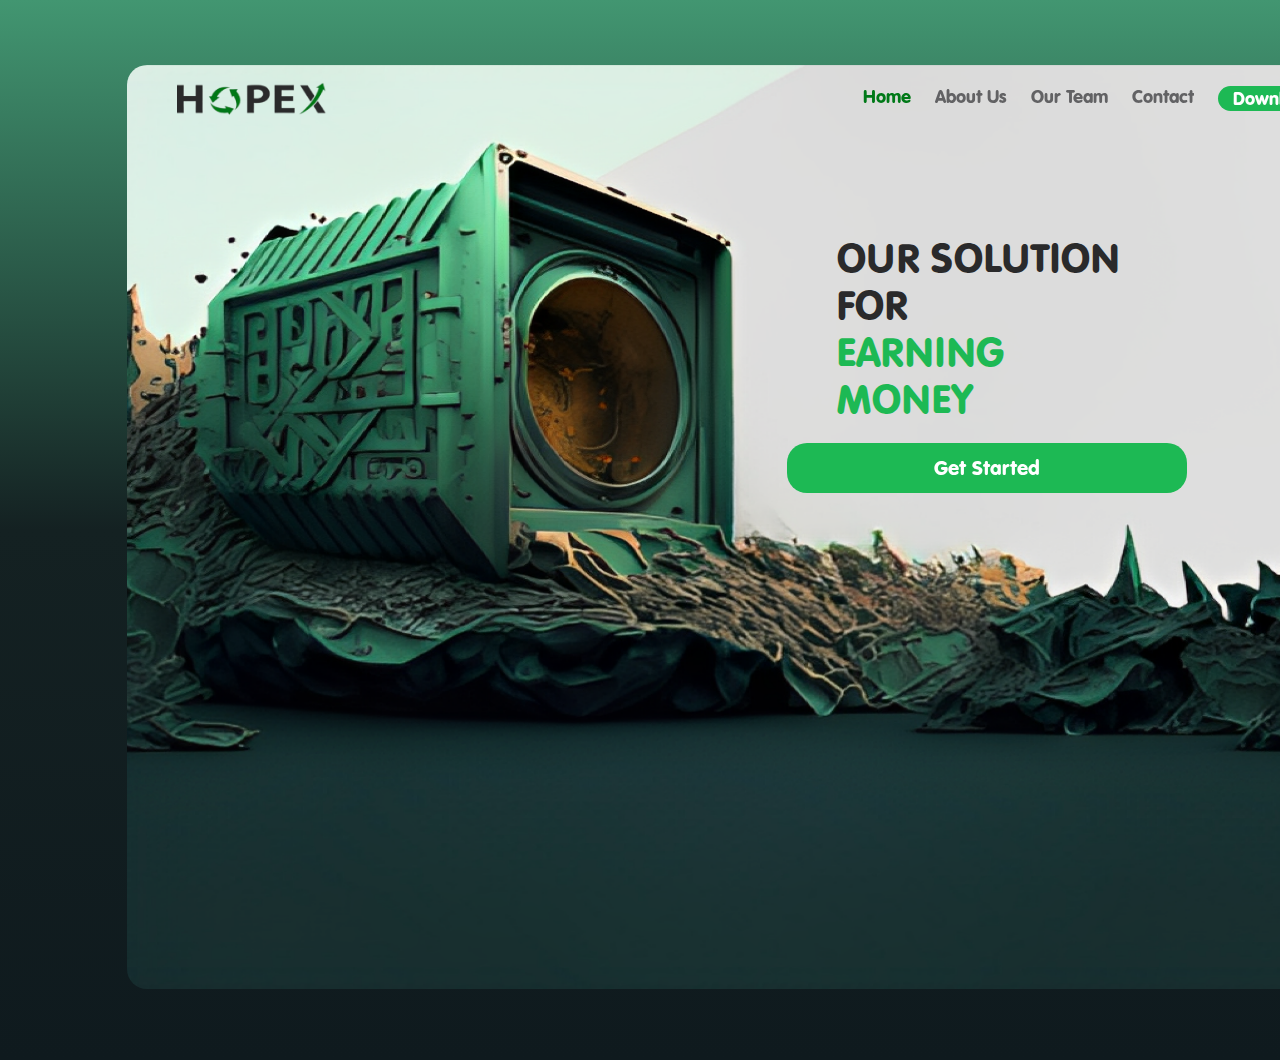
<file: html/index.html>
<!DOCTYPE html>
<html lang="en">
<head>
    <meta charset="UTF-8">
    <meta http-equiv="X-UA-Compatible" content="IE=edge">
    <meta name="viewport" content="width=device-width, initial-scale=1.0">
    <title>Document</title>
    <link rel="stylesheet" href="../css/style.css">
    <link rel="icon" href="../images/recycle.png">
    <style>
    </style>
</head>
<body>
    <main>
        <header>
            <section class="section1">
                <div class="inner-section1">
                    <div class=" logo ">
                        <img src="../images/hopexx-removebg-preview 1.png " alt=" ">
                    </div>
                    <nav>
                        <ul>
                            <a href="index.html">
                                <li class="active hvr-underline-from-left">Home</li>
                            </a>
                            <a href="about.html">
                                <li class="hvr-underline-from-left">About Us</li>
                            </a>
                            <a href="our-team.html">
                                <li class="hvr-underline-from-left">Our Team</li>
                            </a>
                            <a href="email.html">
                                <li class="hvr-underline-from-left">Contact</li>
                            </a>
                            <a href="download.html">
                                <li><button class="btn1 hvr-grow-shadow">Download</button> </li>
                            </a>
                        </ul>
                    </nav>
                </div>
                <div class="section1-content">
                    <div class="section1-content1">
                        <p> <span>OUR SOLUTION<br>FOR</span>
                            <span class=" animate__animated animate__flash"><br>EARNING<br>MONEY</span></p>
                    </div>
                    <div class="section1-content2">
                        <a href="download.html"><button class="btn2 hvr-grow-shadow">Get Started</button></a>
                    </div>
                </div>
            </section>
        </header>
    </main>
    <script src="../script.js"></script>
</body>
</html>
</file>
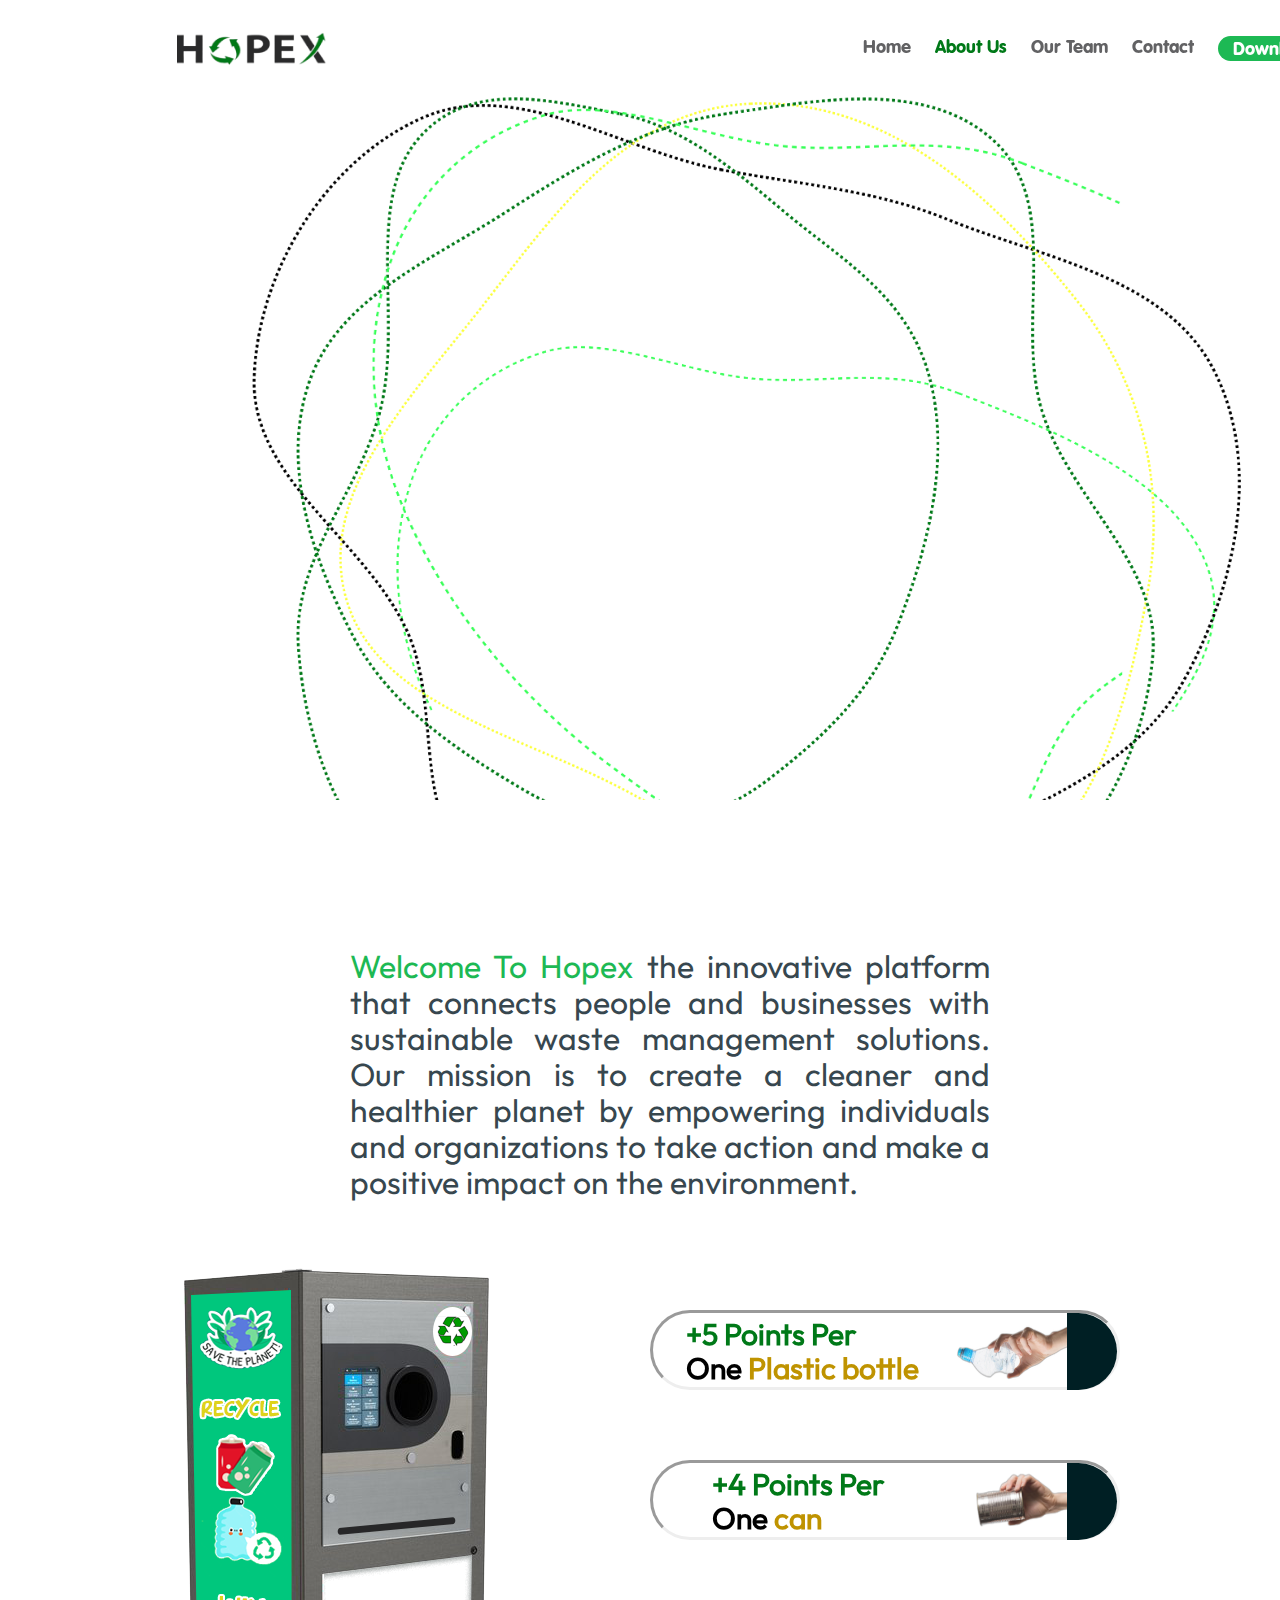
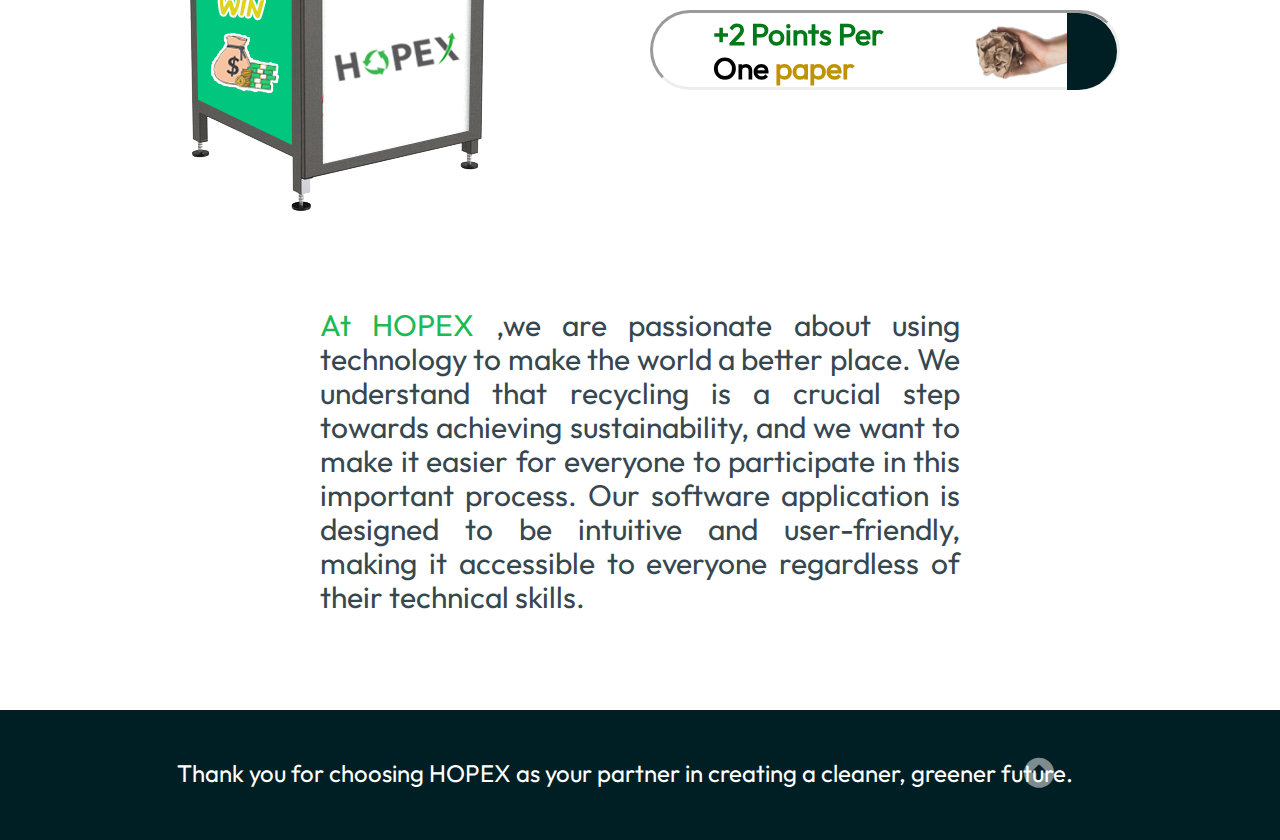
<file: html/about.html>
<!DOCTYPE html>
<html lang="en">
<head>
    <meta charset="UTF-8">
    <meta http-equiv="X-UA-Compatible" content="IE=edge">
    <meta name="viewport" content="width=device-width, initial-scale=1.0">
    <title>Document</title>
    <link rel="stylesheet" href="../css/about.css">
    <link rel="icon" href="../images/recycle.png">
    <style>
    </style>
</head>
<body>
    <main>
        <header>
            <span id="top"></span>
            <section class="section1">
                <div class="inner-section1">
                    <div class=" logo ">
                        <img src="../images/hopexx-removebg-preview 1.png " alt=" ">
                    </div>
                    <nav>
                        <ul>
                            <a href="index.html">
                                <li class=" hvr-underline-from-left">Home</li>
                            </a>
                            <a href="about.html">
                                <li class=" active hvr-underline-from-left">About Us</li>
                            </a>
                            <a href="our-team.html">
                                <li class="hvr-underline-from-left">Our Team</li>
                            </a>
                            <a href="email.html">
                                <li class="hvr-underline-from-left">Contact</li>
                            </a>
                            <a href="download.html">
                                <li><button class="btn1 hvr-grow-shadow">Download</button> </li>
                            </a>
                        </ul>
                    </nav>
                </div>
                <div class="section1-content">
                    <img src="../images/about-merged.png" alt="">
                </div>
            </section>
            <div class="vid">
                <iframe src="https://www.youtube.com/embed/3xv2aHRxPQg" title="YouTube video player" frameborder="0" allow="accelerometer; autoplay; clipboard-write; encrypted-media; gyroscope; picture-in-picture; web-share" allowfullscreen></iframe>
            </div>
        </header>
        <!-------------------------------->
        <section class="section2">
            <p>
                <span>Welcome To Hopex </span> the innovative platform that connects people and businesses with sustainable waste management solutions. Our mission is to create a cleaner and healthier planet by empowering individuals and organizations
                to take action and make a positive impact on the environment.</p>
            <div class="section2-inner">
                <div class="left-side">
                    <img src="../images/design.png" alt="" class="hvr-grow-shadow">
                </div>
                <div class="right-side">
                    <div class="block hvr-grow-shadow">
                        <h3> <span>+5 Points Per</span><br>One <span>Plastic bottle</span> </h3>
                        <div class="img-content">
                            <img src="../images/Hands holding recyclable items (no bg).png" alt="">
                        </div>
                        <div class="inner-block"></div>
                    </div>
                    <div class="block hvr-grow-shadow">
                        <h3> <span>+4 Points Per</span><br>One <span>can</span> </h3>
                        <div class="img-content1">
                            <img src="../images/can.png" alt="">
                        </div>
                        <div class="inner-block"></div>
                    </div>
                    <div class="block hvr-grow-shadow">
                        <h3> <span>+2 Points Per</span><br>One <span>paper</span> </h3>
                        <div class="img-content2">
                            <img src="../images/paper.png" alt="">
                        </div>
                        <div class="inner-block"></div>
                    </div>
                </div>
            </div>
        </section>
        <!-------------------------------->
        <section class="section3">
            <p>
                <span>At HOPEX</span> ,we are passionate about using technology to make the world a better place. We understand that recycling is a crucial step towards achieving sustainability, and we want to make it easier for everyone to participate
                in this important process. Our software application is designed to be intuitive and user-friendly, making it accessible to everyone regardless of their technical skills.
            </p>
        </section>
        <!-------------------------------->
        <footer>
            <a href="#top">
                <i class="fa-solid fa-circle-up arrow"></i>
            </a>
            <p>Thank you for choosing HOPEX as your partner in creating a cleaner, greener future.</p>
        </footer>
    </main>
    <script src="../script.js"></script>
</body>
</html>
</file>
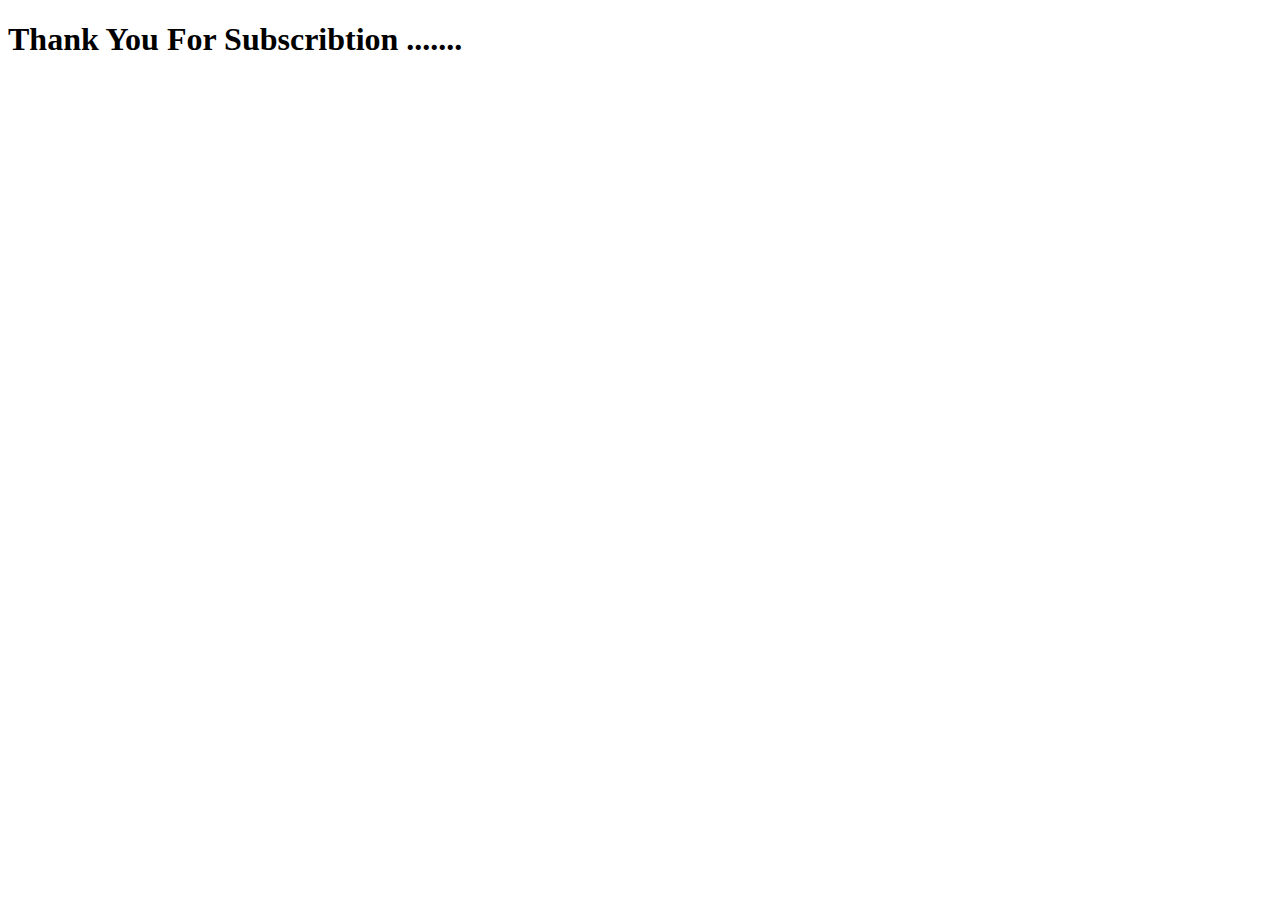
<file: html/action.html>
<!DOCTYPE html>
<html lang="en">
<head>
    <meta charset="UTF-8">
    <meta http-equiv="X-UA-Compatible" content="IE=edge">
    <meta name="viewport" content="width=device-width, initial-scale=1.0">
    <title>Document</title>
</head>
<body>
    <h1>Thank You For Subscribtion .......</h1>
</body>
</html>
</file>
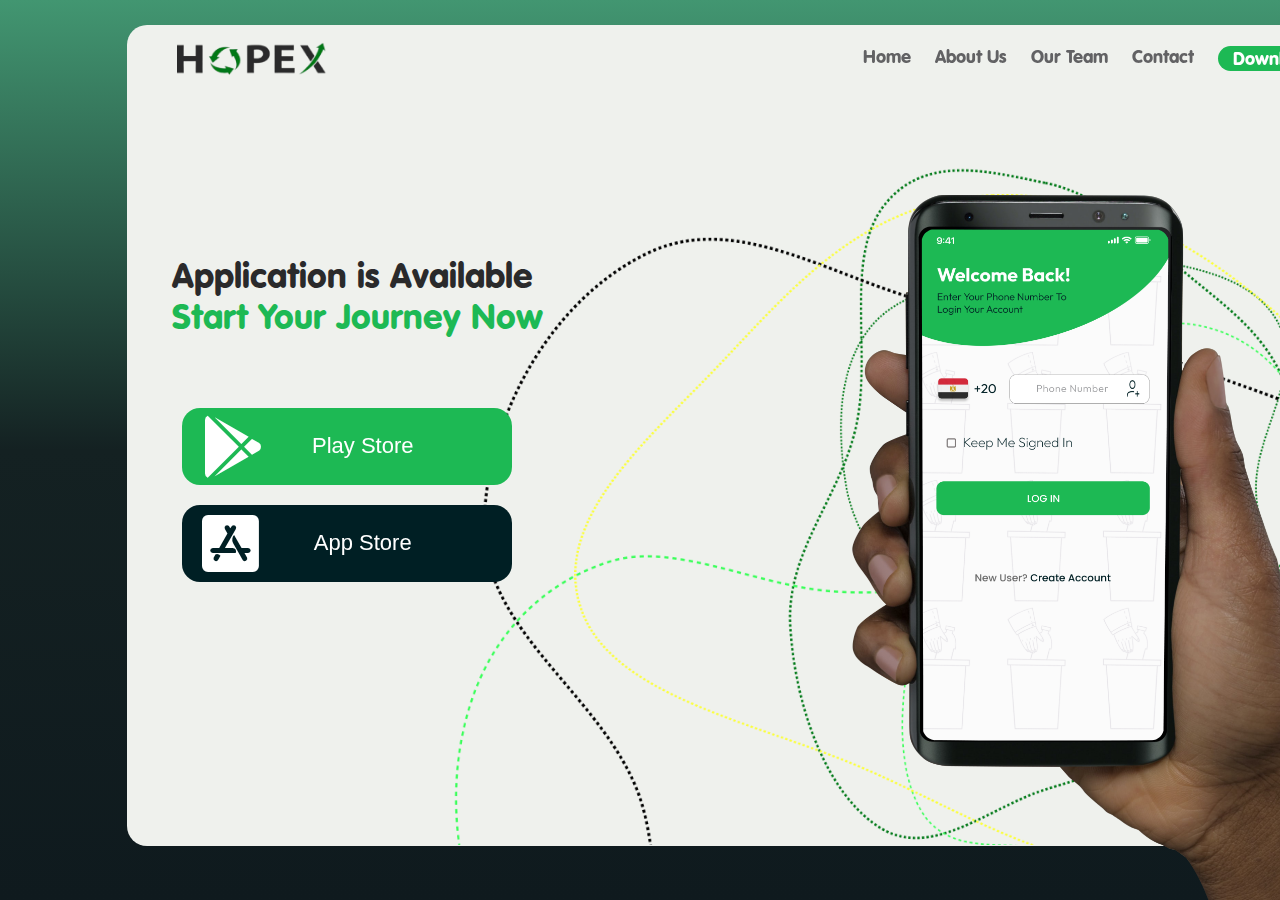
<file: html/download.html>
<!DOCTYPE html>
<html lang="en">
<head>
    <meta charset="UTF-8">
    <meta http-equiv="X-UA-Compatible" content="IE=edge">
    <meta name="viewport" content="width=device-width, initial-scale=1.0">
    <title>Document</title>
    <link rel="icon" href="../images/recycle.png">
    <link rel="stylesheet" href="../css/download.css">
</head>
<body>
    <main>
        <header>
            <section class="section1">
                <div class="inner-section1">
                    <div class=" logo ">
                        <img src="../images/hopexx-removebg-preview 1.png " alt=" ">
                    </div>
                    <nav>
                        <ul>
                            <a href="index.html">
                                <li class="  hvr-underline-from-left">Home</li>
                            </a>
                            <a href="about.html">
                                <li class="hvr-underline-from-left">About Us</li>
                            </a>
                            <a href="our-team.html">
                                <li class="hvr-underline-from-left">Our Team</li>
                            </a>
                            <a href="email.html">
                                <li class="hvr-underline-from-left">Contact</li>
                            </a>
                            <a href="download.html">
                                <li><button class="btn1 hvr-grow-shadow">Download</button> </li>
                            </a>
                        </ul>
                    </nav>
                </div>
                <div class="section1-content">
                    <div class="left-side">
                        <div>
                            <div class="left-side1">
                                <p><span>Application is Available</span><br><span>Start Your Journey Now</span></p>
                            </div>
                            <div class="left-side2">
                                <button class="btn2 hvr-box-shadow-outset">
                                    <i class="fa-brands fa-google-play"></i>
                                    <span>Play Store</span>
                                </button>
                                <button class="btn3 hvr-box-shadow-outset">
                                    <i class="fa-brands fa-app-store-ios"></i>
                                    <span>App Store</span>
                                </button>
                            </div>
                        </div>
                    </div>
                    <div class="right-side">
                        <div class="image-container">
                            <div class="img1">
                                <img src="../images/merged.png" alt="">
                            </div>
                        </div>
                        <div class="top-img"></div>
                    </div>
                </div>
            </section>
        </header>
    </main>
</body>
</html>
</file>
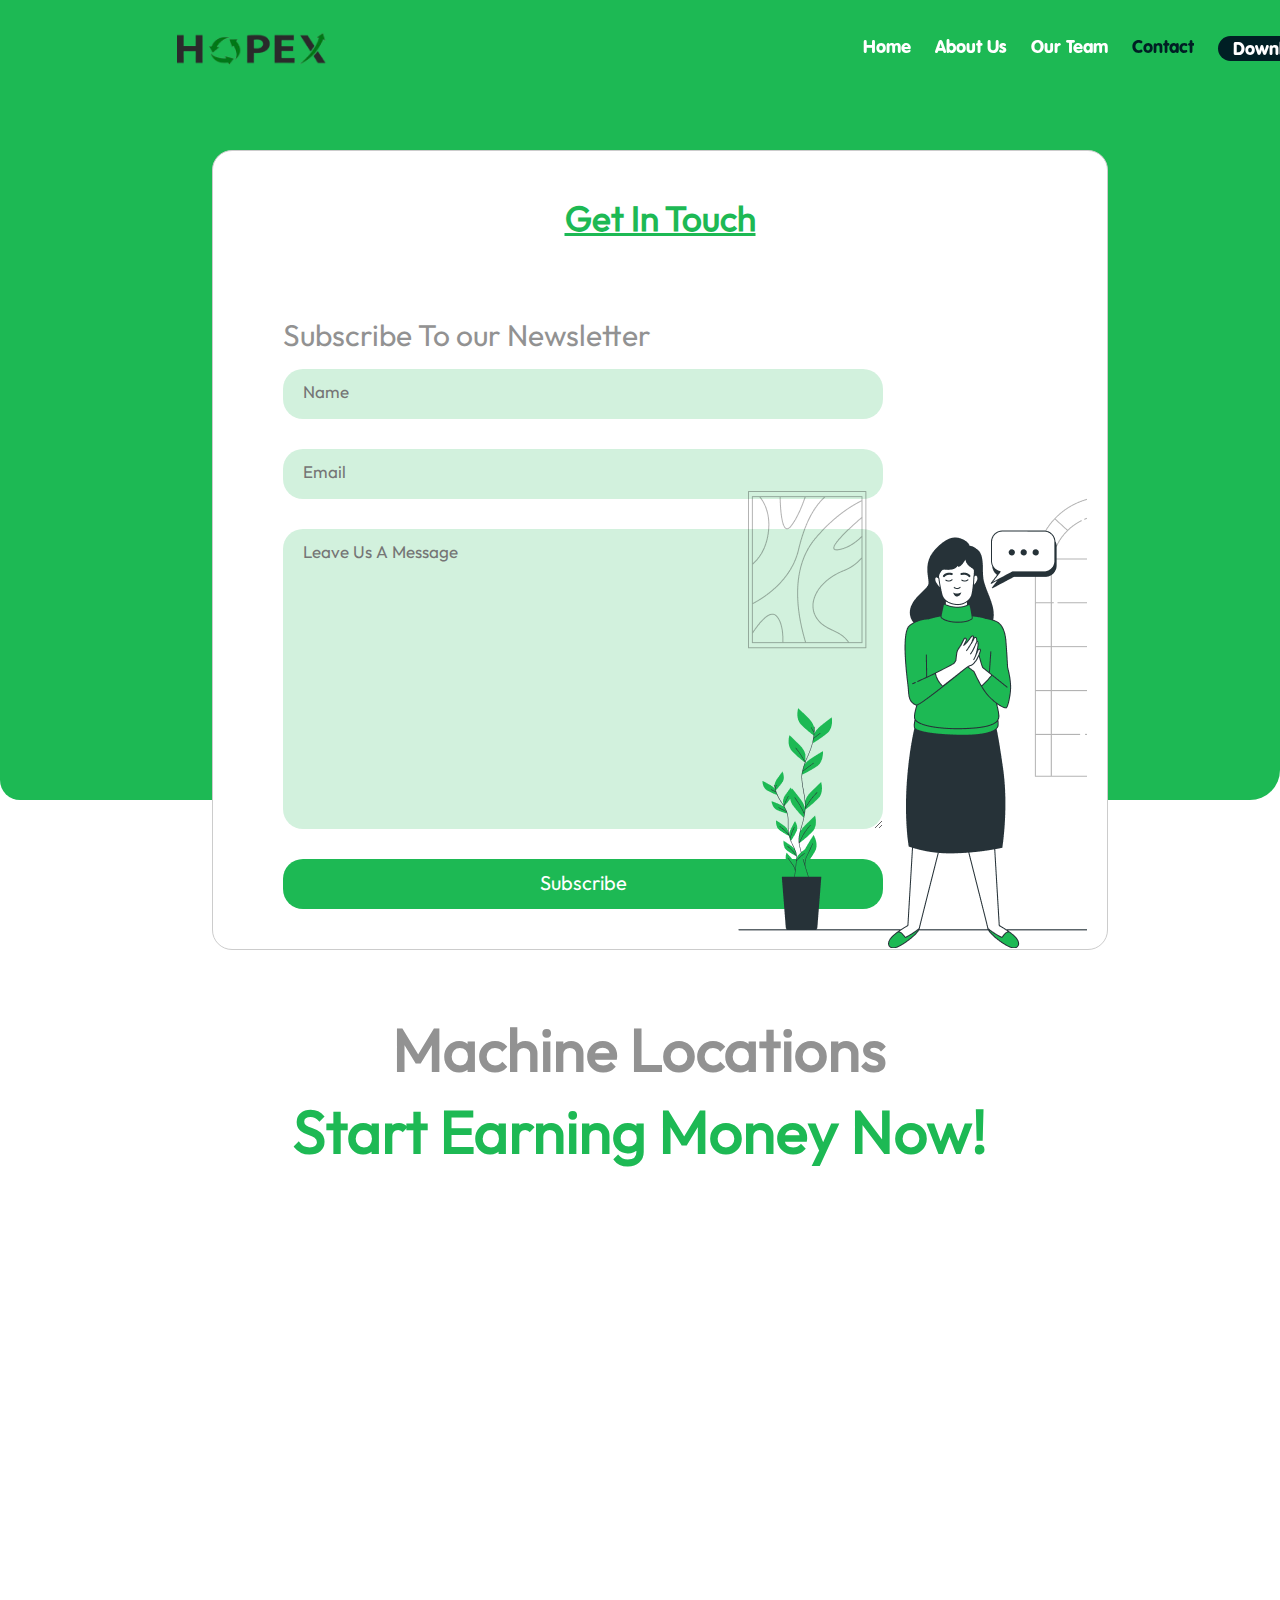
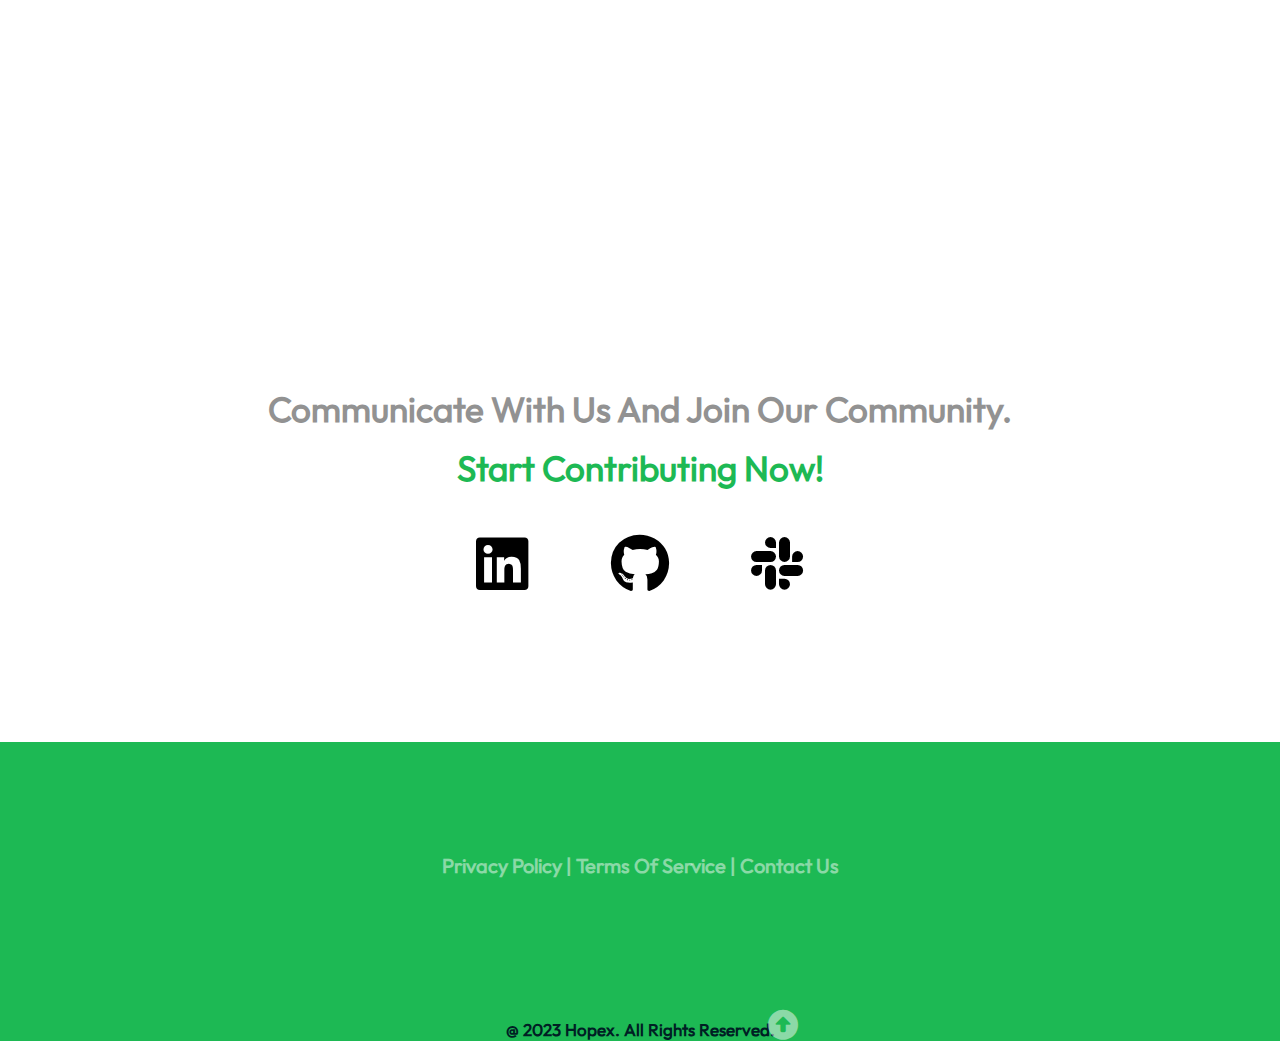
<file: html/email.html>
<!DOCTYPE html>
<html lang="en">
<head>
    <meta charset="UTF-8">
    <meta http-equiv="X-UA-Compatible" content="IE=edge">
    <meta name="viewport" content="width=device-width, initial-scale=1.0">
    <title>Document</title>
    <link rel="stylesheet" href="../css/email.css">
    <link rel="icon" href="../images/recycle.png">
    <style>
    </style>
</head>
<body>
    <main>
        <header>
            <span id="top"></span>
            <section class="section1">
                <div class="inner-section1">
                    <div class=" logo ">
                        <img src="../images/hopexx-removebg-preview 1.png " alt=" ">
                    </div>
                    <nav>
                        <ul>
                            <a href="index.html">
                                <li class=" hvr-underline-from-left">Home</li>
                            </a>
                            <a href="about.html">
                                <li class="hvr-underline-from-left">About Us</li>
                            </a>
                            <a href="our-team.html">
                                <li class="hvr-underline-from-left">Our Team</li>
                            </a>
                            <a href="email.html">
                                <li class=" active hvr-underline-from-left">Contact</li>
                            </a>
                            <a href="download.html">
                                <li><button class="btn1 hvr-grow-shadow">Download</button> </li>
                            </a>
                        </ul>
                    </nav>
                </div>
            </section>
        </header>
        <!---->
        <section class="section2">
            <h3>Get In Touch</h3>
            <div class="section2-content-wrapper">
                <div class="section2-content">
                    <form action="action.html" class="form1">
                        <legend>Subscribe To our Newsletter</legend>
                        <input type="text" name="" id="" placeholder="Name" required>
                        <input type="email" name="" id="" placeholder="Email" required>
                        <textarea name="" id="" cols="30" rows="10" placeholder="Leave Us A Message"></textarea>
                        <button>Subscribe</button>
                    </form>
                </div>
                <div class="right-side">
                    <img src="../images/Picture.png" alt="">
                    <img src="../images/bro.png" alt="">
                </div>
            </div>
        </section>
        <!---->
        <section class="section-3">
            <div class="section-3-inner">
                <h1>Machine Locations<br>
                    <span class="animate__animated animate__flash">Start Earning Money Now!</span> </h1>
                <div class="location">
                    <iframe src="https://www.google.com/maps/embed?pb=!1m18!1m12!1m3!1d54693.29221736419!2d31.2774690486328!3d31.04489029999999!2m3!1f0!2f0!3f0!3m2!1i1024!2i768!4f13.1!3m3!1m2!1s0x14f79dd4295c80e9%3A0x29c566a018cecb77!2sMansoura%20University!5e0!3m2!1sen!2seg!4v1687306006621!5m2!1sen!2seg"
                        style="border:0;" allowfullscreen="" loading="lazy" referrerpolicy="no-referrer-when-downgrade"></iframe>
                </div>
            </div>
        </section>
        <!---->
        <section class="section4">
            <div class="section4-inner">
                <h3>Communicate With Us And Join Our Community.<br>
                    <span> Start Contributing Now! </span>
                </h3>
                <div class="iconss">
                    <i class="fa-brands fa-linkedin"></i>
                    <i class="fa-brands fa-github"></i>
                    <i class="fa-brands fa-slack"></i>
                </div>
            </div>
        </section>
        <!---->
        <footer>
            <h3>Privacy Policy | Terms Of Service | Contact Us</h3>
            <a href="#top">
                <i class="fa-solid fa-circle-up arrow"></i>
            </a>
            <h4>
                @ 2023 Hopex. All Rights Reserved.
            </h4>
        </footer>
    </main>
    <script src="../script.js"></script>
</body>
</html>
</file>
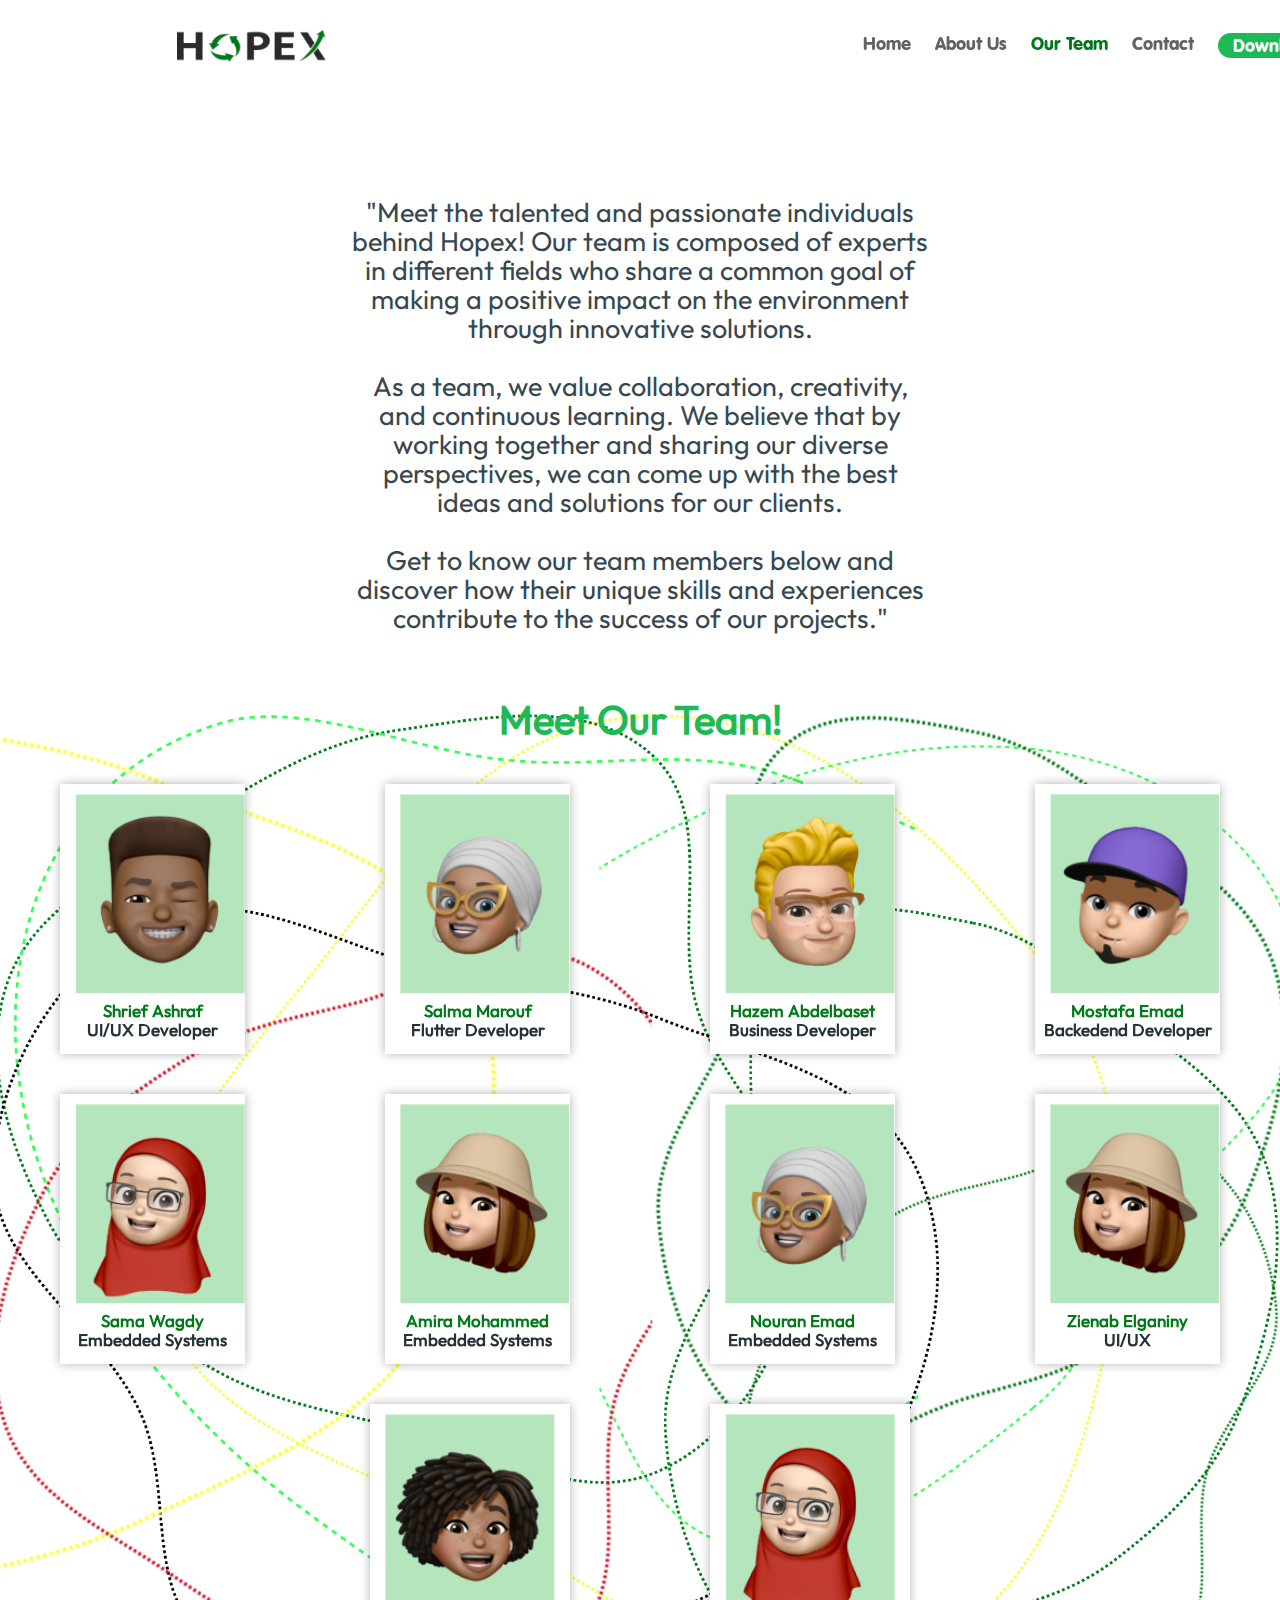
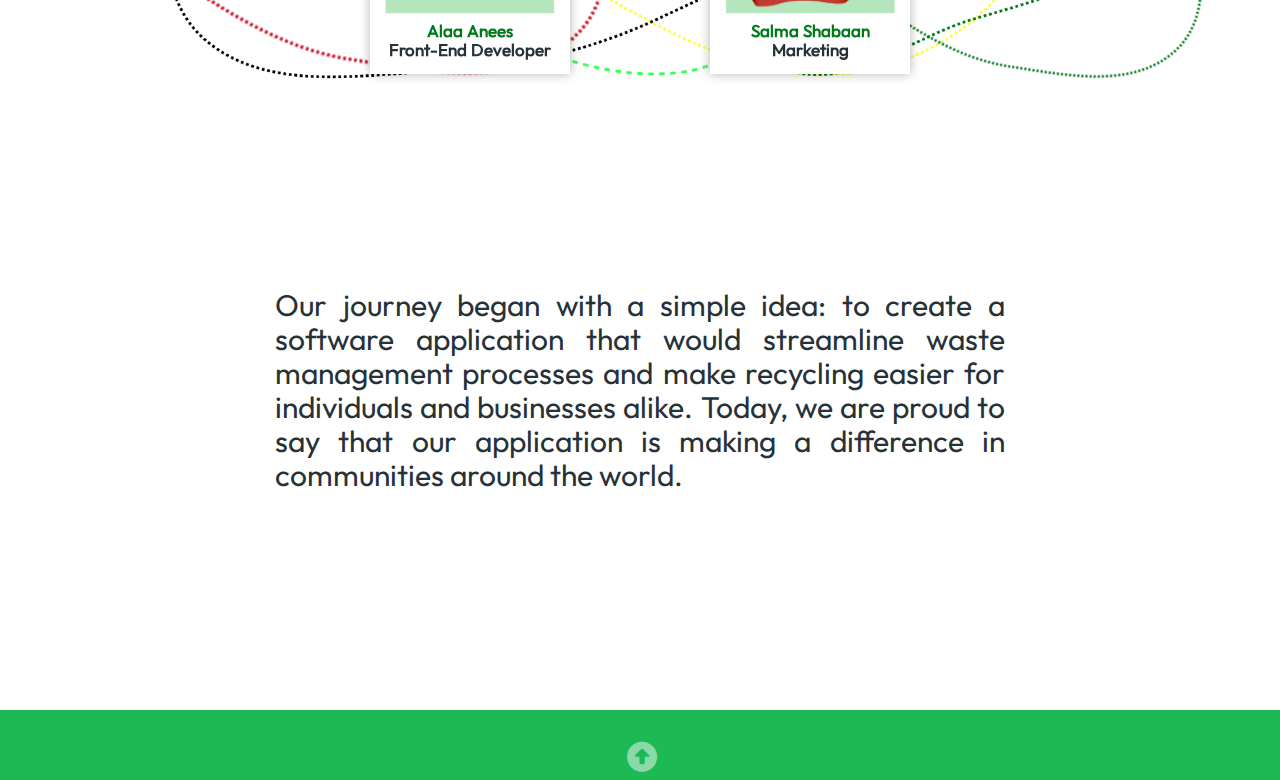
<file: html/our-team.html>
<!DOCTYPE html>
<html lang="en">
<head>
    <meta charset="UTF-8">
    <meta http-equiv="X-UA-Compatible" content="IE=edge">
    <meta name="viewport" content="width=device-width, initial-scale=1.0">
    <title>Document</title>
    <link rel="stylesheet" href="../css/team.css">
    <link rel="icon" href="../images/recycle.png">
    <style>
    </style>
</head>
<body>
    <main>
        <header>
            <span id="top"></span>
            <section class="section1">
                <div class="inner-section1">
                    <div class=" logo ">
                        <img src="../images/hopexx-removebg-preview 1.png " alt=" ">
                    </div>
                    <nav>
                        <ul>
                            <a href="index.html">
                                <li class="hvr-underline-from-left">Home</li>
                            </a>
                            <a href="about.html">
                                <li class="hvr-underline-from-left">About Us</li>
                            </a>
                            <a href="our-team.html">
                                <li class=" active  hvr-underline-from-left">Our Team</li>
                            </a>
                            <a href="email.html">
                                <li class="hvr-underline-from-left">Contact</li>
                            </a>
                            <a href="download.html">
                                <li><button class="btn1 hvr-grow-shadow">Download</button> </li>
                            </a>
                        </ul>
                    </nav>
                </div>
            </section>
        </header>
        <section class="section2">
            <p>"Meet the talented and passionate individuals behind Hopex! Our team is composed of experts in different fields who share a common goal of making a positive impact on the environment through innovative solutions.<br><br> As a team, we value
                collaboration, creativity, and continuous learning. We believe that by working together and sharing our diverse perspectives, we can come up with the best ideas and solutions for our clients.<br><br> Get to know our team members below
                and discover how their unique skills and experiences contribute to the success of our projects."</p>
        </section>
        <section class="section3">
            <h2>Meet Our Team!</h2>
            <div class="top3">
                <div class="img1 hvr-curl-top-left">
                    <img src="../images/Rectangle 7111 (1).png" alt="">
                    <h4>Shrief Ashraf<br><span>UI/UX Developer</span></h4>
                </div>
                <div class="img1 hvr-curl-top-left">
                    <img src="../images/Rectangle 7111 (2).png" alt="">
                    <h4>Salma Marouf<br><span>Flutter Developer</span></h4>
                </div>
                <div class="img1 hvr-curl-top-left">
                    <img src="../images/Rectangle 7111 (3).png" alt="">
                    <h4>Hazem Abdelbaset<br><span>Business Developer</span></h4>
                </div>
                <div class="img1 hvr-curl-top-left">
                    <img src="../images/Rectangle 7111 (4).png" alt="">
                    <h4>Mostafa Emad<br><span>Backedend Developer</span></h4>
                </div>
            </div>
            <div class="middle3">
                <div class="img1 hvr-curl-top-left">
                    <img src="../images/Rectangle 7111 (5).png" alt="">
                    <h4>Sama Wagdy<br><span>Embedded Systems</span></h4>
                </div>
                <div class="img1 hvr-curl-top-left">
                    <img src="../images/Rectangle 7111 (6).png" alt="">
                    <h4>Amira Mohammed<br><span>Embedded Systems</span></h4>
                </div>
                <div class="img1 hvr-curl-top-left">
                    <img src="../images/Rectangle 7111 (2).png" alt="">
                    <h4>Nouran Emad<br><span>Embedded Systems</span></h4>
                </div>
                <div class="img1 hvr-curl-top-left">
                    <img src="../images/Rectangle 7111 (6).png" alt="">
                    <h4> Zienab Elganiny<br><span>UI/UX</span></h4>
                </div>
            </div>
            <div class="down2">
                <div class="img1 hvr-curl-top-left">
                    <img src="../images/Rectangle 7111.png" alt="">
                    <h4>Alaa Anees<br><span>Front-End Developer</span></h4>
                </div>
                <div class="img1 hvr-curl-top-left">
                    <img src="../images/Rectangle 7111 (5).png" alt="">
                    <h4>Salma Shabaan<br><span>Marketing</span></h4>
                </div>
            </div>
        </section>
        <section class="section4">
            <p>Our journey began with a simple idea: to create a software application that would streamline waste management processes and make recycling easier for individuals and businesses alike. Today, we are proud to say that our application is making
                a difference in communities around the world.</p>
        </section>
        <footer>
            <a href="#top" class="">
                <i class="fa-solid fa-circle-up arrow  "></i>
            </a>
        </footer>
    </main>
    <script src="../script.js"></script>
</body>
</html>
</file>
<file: css/style.css>
@import url(myfont.css);
@import url(animate.css);
@import url(all.css);
@import url(hover.css);
* {
    margin: 0;
    padding: 0;
    box-sizing: border-box;
    font-family: vagr1;
}
header {
    width: 100%;
    min-height: 1060px;
    background: linear-gradient(#429671, #142122, #0f1a1e);
    position: relative;
    overflow: hidden;
}
.section1 {
    width: 1240px;
    min-height: 924px;
    position: absolute;
    background: url(../images/Home.png) no-repeat center/cover;
    border-radius: 20px;
    -webkit-border-radius: 20px;
    -moz-border-radius: 20px;
    -ms-border-radius: 20px;
    -o-border-radius: 20px;
    margin: 65px 127px;
    overflow: hidden;
}
.inner-section1 {
    display: flex;
    justify-content: space-between;
}
.logo {
    width: 250px;
    min-height: 50px;
    margin: 10px 50px
}
.logo img {
    width: 150px;
    min-height: 30px;
}
nav {
    width: 40%;
    min-height: 20px;
    margin-inline: 20px;
}
nav ul {
    display: flex;
}
nav ul li {
    list-style-type: none;
    justify-content: flex-end;
    margin: 12px 12px;
    line-height: 40px;
    color: #626264;
    font-size: 18px;
}
ul a {
    text-decoration: none;
}
.active {
    color: #007918;
}
.active:hover {
    color: #626264;
}
li:hover {
    color: #007918;
}
.btn1 {
    width: 110px;
    height: 25px;
    background: #1db954;
    color: #fff;
    border: none;
    border-radius: 30px;
    -webkit-border-radius: 30px;
    -moz-border-radius: 30px;
    -ms-border-radius: 30px;
    -o-border-radius: 30px;
    font-size: 18px;
    cursor: pointer;
}
.btn1:hover {
    background: #fff;
    color: #007918;
}
/****/
.section1-content {
    /* display: flex;
    flex-direction: column;
    align-items: center;
    margin-block: 200px; */
    position: absolute;
    right: 130px;
    top: 170px;
}
.section1-content1 {
    margin-inline: 100px;
}
.section1-content p {
    font-size: 40px;
}
.section1-content span:nth-last-of-type(2) {
    color: #2a2a2b;
}
.section1-content span:nth-last-of-type(1) {
    color: #1db954;
}
.section1-content2 {
    margin-top: 20px;
    margin-inline: 50px;
}
.btn2 {
    width: 400px;
    height: 50px;
    border-radius: 20px;
    -webkit-border-radius: 20px;
    -moz-border-radius: 20px;
    -ms-border-radius: 20px;
    -o-border-radius: 20px;
    border-style: none;
    font-size: 20px;
    color: #fff;
    background: #1db954;
    cursor: pointer;
}
</file>
<file: css/about.css>
@import url(myfont.css);
@import url(animate.css);
@import url(all.css);
@import url(hover.css);
* {
    margin: 0;
    padding: 0;
    box-sizing: border-box;
    font-family: vagr1;
}
header {
    width: 100%;
    min-height: 800px;
    background: #fff;
    position: relative;
    overflow: hidden;
}
.section1 {
    width: 1240px;
    min-height: 550px;
    position: absolute;
    border-radius: 20px;
    -webkit-border-radius: 20px;
    -moz-border-radius: 20px;
    -ms-border-radius: 20px;
    -o-border-radius: 20px;
    margin: 15px 127px;
    overflow: hidden;
}
.inner-section1 {
    display: flex;
    justify-content: space-between;
}
.logo {
    width: 250px;
    min-height: 50px;
    margin: 10px 50px
}
.logo img {
    width: 150px;
    min-height: 30px;
}
nav {
    width: 40%;
    min-height: 20px;
    margin-inline: 20px;
}
nav ul {
    display: flex;
}
nav ul li {
    list-style-type: none;
    justify-content: flex-end;
    margin: 12px 12px;
    line-height: 40px;
    color: #626264;
    font-size: 18px;
}
ul a {
    text-decoration: none;
}
.active {
    color: #007918;
}
.active:hover {
    color: #626264;
}
li:hover {
    color: #007918;
}
.btn1 {
    width: 110px;
    height: 25px;
    background: #1db954;
    color: #fff;
    border: none;
    border-radius: 30px;
    -webkit-border-radius: 30px;
    -moz-border-radius: 30px;
    -ms-border-radius: 30px;
    -o-border-radius: 30px;
    font-size: 18px;
    cursor: pointer;
}
.btn1:hover {
    background: #fff;
    color: #007918;
}
.section1-content img {
    width: 100%;
    min-height: 800px;
}
.vid {
    position: absolute;
    top: 170px;
    left: 330px;
}
.vid iframe {
    width: 800px;
    height: 550px;
}
/************************/
.section2 {
    width: 100%;
    min-height: 670px;
    background: #fff;
    overflow: hidden;
    box-sizing: border-box;
}
.section2 p {
    width: 50%;
    height: 100px;
    text-align: justify;
    margin-top: 150px;
    margin-inline: 350px;
    font-family: outfit;
    color: #37474f;
    font-size: 32px;
}
p span {
    color: #1db954;
    font-family: outfit;
}
.section2-inner {
    width: 100%;
    min-height: 670px;
    display: flex;
    justify-content: space-evenly;
    margin-top: 190px;
    margin-left: 50px;
}
.left-side {
    cursor: pointer;
}
/* .left-side {
    position: relative;
    perspective: 1000px;
}
.left-side img {
    position: absolute;
    width: 620px;
    height: 600px;
    transition: transform 0.5s;
    transform-style: preserve-3d;
    margin-inline: -130px;
}
.left-side img:hover {
    transform: rotateX(10deg) rotateY(10deg);
    -webkit-transform: rotateX(10deg) rotateY(10deg);
    -moz-transform: rotateX(10deg) rotateY(10deg);
    -ms-transform: rotateX(10deg) rotateY(10deg);
    -o-transform: rotateX(10deg) rotateY(10deg);
} */
.right-side {
    margin-right: 230px;
    cursor: pointer;
}
.block {
    width: 470px;
    height: 80px;
    display: flex;
    justify-content: space-around;
    background: #ffffff;
    margin-top: 70px;
    border-radius: 20px;
    -webkit-border-radius: 50px;
    -moz-border-radius: 20px;
    -ms-border-radius: 20px;
    -o-border-radius: 20px;
    border-style: inset;
    position: relative;
}
.block h3 {
    padding: 6px 30px;
    font-family: outfit;
    font-size: 30px;
}
.block h3 span:nth-of-type(1) {
    color: #007918;
    font-family: outfit;
}
.block h3 span:nth-of-type(2) {
    color: #bf9300;
    font-family: outfit;
}
.inner-block {
    width: 50px;
    height: 77px;
    background: #001f24;
    border-bottom-right-radius: 55px;
    border-top-right-radius: 55px;
    position: absolute;
    right: 0;
}
.img-content img {
    margin-right: 40px;
    margin-top: 9px;
}
.img-content1 img {
    width: 95px;
    min-height: 10px;
    margin-right: 20px;
    margin-top: 9px;
}
.img-content2 img {
    width: 95px;
    min-height: 10px;
    margin-right: 20px;
    margin-top: 12px;
}
/************************/
.section3 {
    width: 100%;
    min-height: 400px;
}
.section3 p {
    width: 50%;
    text-align: justify;
    font-size: 30px;
    font-family: outfit;
    margin: auto;
    color: #37474f;
}
.section3 p span {
    font-family: outfit;
}
/**************************/
footer {
    width: 100%;
    height: 130px;
    background: #001f24;
}
footer p {
    line-height: 70px;
    font-size: 24px;
    text-align: center;
    color: #fff;
    font-family: outfit;
    margin-right: 30px;
}
.arrow {
    position: relative;
    font-size: 30px;
    color: rgba(250, 250, 250, 0.5);
    left: 80%;
    top: 37%;
}
</file>
<file: css/download.css>
@import url(myfont.css);
@import url(animate.css);
@import url(all.css);
@import url(hover.css);
* {
    margin: 0;
    padding: 0;
    box-sizing: border-box;
    font-family: vagr1;
}
header {
    width: 100%;
    min-height: 900px;
    background: linear-gradient(#429671, #142122, #0f1a1e);
    position: relative;
    overflow: hidden;
}
.section1 {
    width: 1240px;
    min-height: 800px;
    position: absolute;
    background: #eff1ed;
    border-radius: 20px;
    -webkit-border-radius: 20px;
    -moz-border-radius: 20px;
    -ms-border-radius: 20px;
    -o-border-radius: 20px;
    margin: 25px 127px;
    /*  overflow: hidden; */
}
.inner-section1 {
    display: flex;
    justify-content: space-between;
}
.logo {
    width: 250px;
    min-height: 50px;
    margin: 10px 50px
}
.logo img {
    width: 150px;
    min-height: 30px;
}
nav {
    width: 40%;
    min-height: 20px;
    margin-inline: 20px;
}
nav ul {
    display: flex;
}
nav ul li {
    list-style-type: none;
    justify-content: flex-end;
    margin: 12px 12px;
    line-height: 40px;
    color: #626264;
    font-size: 18px;
}
ul a {
    text-decoration: none;
}
li:hover {
    color: #007918;
}
.btn1 {
    width: 110px;
    height: 25px;
    background: #1db954;
    color: #fff;
    border: none;
    border-radius: 30px;
    -webkit-border-radius: 30px;
    -moz-border-radius: 30px;
    -ms-border-radius: 30px;
    -o-border-radius: 30px;
    font-size: 18px;
    cursor: pointer;
}
.btn1:hover {
    background: #fff;
    color: #007918;
}
/*****/
.section1-content {
    display: flex;
    justify-content: space-between;
    min-height: 750px;
}
.left-side {
    width: 100%;
    margin: 160px 45px;
}
.left-side1 {
    font-size: 35px;
    z-index: 9999;
}
.left-side1 span:nth-of-type(1) {
    color: #2a2a2b;
}
.left-side1 span:nth-of-type(2) {
    color: #1db954;
}
.left-side2 {
    margin-top: 70px;
}
.left-side2 button {
    display: block;
    margin: 20px 10px;
    border-radius: 18px;
    -webkit-border-radius: 18px;
    -moz-border-radius: 18px;
    -ms-border-radius: 18px;
    -o-border-radius: 18px;
    color: #fff;
    border: none;
    cursor: pointer;
}
.btn2 {
    background: #1db954;
    width: 330px;
    height: 77px;
    position: relative;
    z-index: 999;
}
.btn2 span {
    width: 55%;
    font-size: 22px;
    font-family: Arial, Helvetica, sans-serif !important;
    position: absolute;
    left: 90px;
    top: 25px;
}
.btn2 i {
    font-size: 62px;
    position: absolute;
    left: 20px;
    top: 8px;
}
.btn3 {
    background: #001f24;
    position: relative;
    width: 330px;
    height: 77px;
    z-index: 999;
}
.btn3 span {
    width: 55%;
    font-size: 22px;
    font-family: Arial, Helvetica, sans-serif !important;
    position: absolute;
    top: 25px;
    left: 90px;
}
.btn3 i {
    font-size: 65px;
    position: absolute;
    left: 20px;
    top: 6px;
}
/************/
.right-side {
    width: 70%;
    min-height: 600px;
}
.img1 img {
    position: absolute;
    width: 1030px;
    height: 700px;
    margin-top: 90px;
    right: -100px;
    top: 30px;
}
.top-img {
    width: 590px;
    min-height: 795px;
    background: url(../images/Default.png) no-repeat center/cover;
    position: absolute;
    top: 170px;
    right: -75px;
}
</file>
<file: css/email.css>
@import url(myfont.css);
@import url(animate.css);
@import url(all.css);
@import url(hover.css);
* {
    margin: 0;
    padding: 0;
    box-sizing: border-box;
    font-family: vagr1;
}
/* main {
    height: 2000px;
} */
header {
    width: 100%;
    min-height: 800px;
    background: #1db954;
    position: relative;
    overflow: hidden;
    border-bottom-left-radius: 20px;
    border-bottom-right-radius: 30px;
}
.section1 {
    width: 1240px;
    min-height: 924px;
    position: absolute;
    border-radius: 20px;
    -webkit-border-radius: 20px;
    -moz-border-radius: 20px;
    -ms-border-radius: 20px;
    -o-border-radius: 20px;
    margin: 15px 127px;
    overflow: hidden;
}
.inner-section1 {
    display: flex;
    justify-content: space-between;
}
.logo {
    width: 250px;
    min-height: 50px;
    margin: 10px 50px
}
.logo img {
    width: 150px;
    min-height: 30px;
}
nav {
    width: 40%;
    min-height: 20px;
    margin-inline: 20px;
}
nav ul {
    display: flex;
}
nav ul li {
    list-style-type: none;
    justify-content: flex-end;
    margin: 12px 12px;
    line-height: 40px;
    color: #ffff;
    font-size: 18px;
}
ul a {
    text-decoration: none;
}
.active {
    color: #001f24;
}
.active:hover {
    color: #fff;
}
li:hover {
    color: #001f24;
}
.btn1 {
    width: 110px;
    height: 25px;
    background: #001f24;
    color: #fff;
    border: none;
    border-radius: 30px;
    -webkit-border-radius: 30px;
    -moz-border-radius: 30px;
    -ms-border-radius: 30px;
    -o-border-radius: 30px;
    font-size: 18px;
    cursor: pointer;
}
.btn1:hover {
    background: #fff;
    color: #001f24;
}
/******/
.section2 {
    width: 70%;
    min-height: 800px;
    background: #fff;
    border-radius: 20px;
    -webkit-border-radius: 20px;
    -moz-border-radius: 20px;
    -ms-border-radius: 20px;
    -o-border-radius: 20px;
    margin-top: -650px;
    position: relative;
    margin-left: 212px;
    border: 1px solid #ccc;
}
.form1 {
    width: 75%;
    display: flex;
    flex-flow: column;
}
.section2 h3 {
    text-align: center;
    margin-top: 50px;
    color: #1db954;
    font-family: outfit;
    font-size: 35px;
    text-decoration: underline;
}
.section2-content-wrapper {
    display: flex;
    justify-content: space-between;
}
.section2-content {
    margin-top: 80px;
    margin-inline: 70px;
}
legend {
    font-family: outfit;
    color: #929292;
    font-size: 30px;
}
.form1 input {
    width: 600px;
    height: 50px;
    background: rgba(29, 185, 84, 0.2);
    border: none;
    border-radius: 20px;
    -webkit-border-radius: 20px;
    -moz-border-radius: 20px;
    -ms-border-radius: 20px;
    -o-border-radius: 20px;
    margin-block: 15px;
    text-align: center;
    font-size: 22px;
    font-family: outfit;
}
.form1 textarea {
    width: 600px;
    height: 300px;
    background: rgba(29, 185, 84, 0.2);
    border: none;
    border-radius: 20px;
    -webkit-border-radius: 20px;
    -moz-border-radius: 20px;
    -ms-border-radius: 20px;
    -o-border-radius: 20px;
    margin-block: 15px;
    text-align: center;
    font-size: 22px;
    font-family: outfit;
}
.form1 button {
    width: 600px;
    height: 50px;
    background: #1db954;
    border: none;
    border-radius: 20px;
    -webkit-border-radius: 20px;
    -moz-border-radius: 20px;
    -ms-border-radius: 20px;
    -o-border-radius: 20px;
    margin-block: 15px;
    color: white;
    font-family: outfit;
    font-size: 20px;
    cursor: pointer;
}
 ::placeholder {
    font-family: outfit;
    font-size: 17px;
    position: absolute;
    left: 20px;
    top: 15px;
}
.right-side img:nth-of-type(2) {
    position: absolute;
    right: 20px;
    top: 340px;
}
.right-side img:nth-of-type(1) {
    position: absolute;
    right: 240px;
    top: 340px;
}
/****/
.section3 {
    width: 100%;
    min-height: 450px;
}
.section-3-inner {
    margin-top: 70px;
    font-size: 30px;
}
.section-3-inner h1 {
    text-align: center;
    font-family: outfit;
    color: #929292;
}
.section-3-inner span {
    display: inline-block;
    font-family: outfit;
    color: #1db954;
    margin-top: 15px;
}
.location iframe {
    width: 100%;
    height: 600px;
    margin-top: 15px;
}
/****/
.section4 {
    width: 100%;
    min-height: 350px;
    text-align: center;
    margin-top: 50px;
}
.section4-inner {
    margin-top: 200px;
}
.section4 h3 {
    font-family: outfit;
    font-size: 35px;
    color: #929292;
}
.section4 span {
    color: #1db954;
    font-family: outfit;
    display: inline-block;
    margin-top: 20px;
}
.iconss {
    margin-top: 40px;
    font-size: 60px;
}
.iconss i {
    margin-inline: 32px;
    cursor: pointer;
}
footer {
    width: 100%;
    min-height: 200px;
    background: #1db954;
}
footer h3 {
    text-align: center;
    font-family: outfit;
    font-size: 20px;
    color: rgba(250, 250, 250, 0.5);
    line-height: 250px;
    cursor: pointer;
}
footer h4 {
    text-align: center;
    font-family: outfit;
    font-size: 17px;
    color: #001f24;
}
.arrow {
    position: relative;
    left: 60%;
    top: 18px;
    font-size: 30px;
    color: rgba(250, 250, 250, 0.5);
}
</file>
<file: css/team.css>
@import url(myfont.css);
@import url(animate.css);
@import url(all.css);
@import url(hover.css);
* {
    margin: 0;
    padding: 0;
    box-sizing: border-box;
    font-family: vagr1;
}
header {
    width: 100%;
    min-height: 100px;
    background: #fff;
    position: relative;
    overflow: hidden;
}
.section1 {
    width: 1240px;
    min-height: 100px;
    position: absolute;
    border-radius: 20px;
    -webkit-border-radius: 20px;
    -moz-border-radius: 20px;
    -ms-border-radius: 20px;
    -o-border-radius: 20px;
    margin: 12px 127px;
    overflow: hidden;
}
.inner-section1 {
    display: flex;
    justify-content: space-between;
}
.logo {
    width: 250px;
    min-height: 50px;
    margin: 10px 50px
}
.logo img {
    width: 150px;
    min-height: 30px;
}
nav {
    width: 40%;
    min-height: 20px;
    margin-inline: 20px;
}
nav ul {
    display: flex;
}
nav ul li {
    list-style-type: none;
    justify-content: flex-end;
    margin: 12px 12px;
    line-height: 40px;
    color: #626264;
    font-size: 18px;
}
ul a {
    text-decoration: none;
}
.active {
    color: #007918;
}
.active:hover {
    color: #626264;
}
li:hover {
    color: #007918;
}
.btn1 {
    width: 110px;
    height: 25px;
    background: #1db954;
    color: #fff;
    border: none;
    border-radius: 30px;
    -webkit-border-radius: 30px;
    -moz-border-radius: 30px;
    -ms-border-radius: 30px;
    -o-border-radius: 30px;
    font-size: 18px;
    cursor: pointer;
}
.btn1:hover {
    background: #fff;
    color: #007918;
}
/*************************/
.section2 {
    width: 100%;
    min-height: 500px;
    margin-top: 100px;
    overflow: hidden;
    box-sizing: border-box;
}
.section2 p {
    width: 45%;
    height: 200px;
    text-align: center;
    font-family: outfit !important;
    font-size: 27px;
    margin: auto;
    color: #37474f;
}
/*************************/
.section3 {
    width: 100%;
    min-height: 990px;
    background: url(../images/merged2.png) no-repeat center/cover;
    overflow: hidden;
    box-sizing: border-box;
}
.section3 h2 {
    text-align: center;
    font-family: outfit;
    color: #1db954;
    font-size: 40px;
}
/***/
.top3 {
    display: flex;
    justify-content: center;
    margin-top: 40px;
}
.img1 {
    background-color: white;
    box-shadow: 0 0 10px rgba(0, 0, 0, 0.3);
}
.top3 img {
    margin-top: 10px;
    margin-left: 15px;
    width: 170px;
    height: 200px;
}
/***/
.middle3 {
    display: flex;
    justify-content: center;
    margin-top: 40px;
}
.img1 {
    width: 200px;
    height: 270px;
    margin-inline: 70px;
    background-color: white;
    box-shadow: 0 0 10px rgba(0, 0, 0, 0.3);
}
.middle3 img {
    margin-top: 10px;
    margin-left: 15px;
    width: 170px;
    height: 200px;
}
/***/
.down2 {
    display: flex;
    justify-content: center;
    margin-top: 40px;
}
.img1 {
    width: 200px;
    height: 270px;
    margin-inline: 70px;
    background-color: white;
    box-shadow: 0 0 10px rgba(0, 0, 0, 0.3);
}
.down2 img {
    margin-top: 10px;
    margin-left: 15px;
    width: 170px;
    height: 200px;
}
/****/
.img1 h4 {
    color: #007918;
    font-family: outfit;
    font-size: 17px;
    text-align: center;
    margin-top: 5px;
}
.img1 span {
    color: #263238;
    font-family: outfit;
}
/****/
.section4 {
    width: 100%;
    min-height: 420px;
    margin-top: 200px;
}
.section4 p {
    width: 57%;
    text-align: justify;
    margin: auto;
    font-size: 30px;
    font-family: outfit;
    color: #263238;
}
/*********************/
footer {
    background: #1db954;
    width: 100%;
    height: 70px;
}
.arrow {
    position: relative;
    left: 49%;
    top: 32px;
    font-size: 30px;
    color: rgba(250, 250, 250, 0.5);
}
</file>
